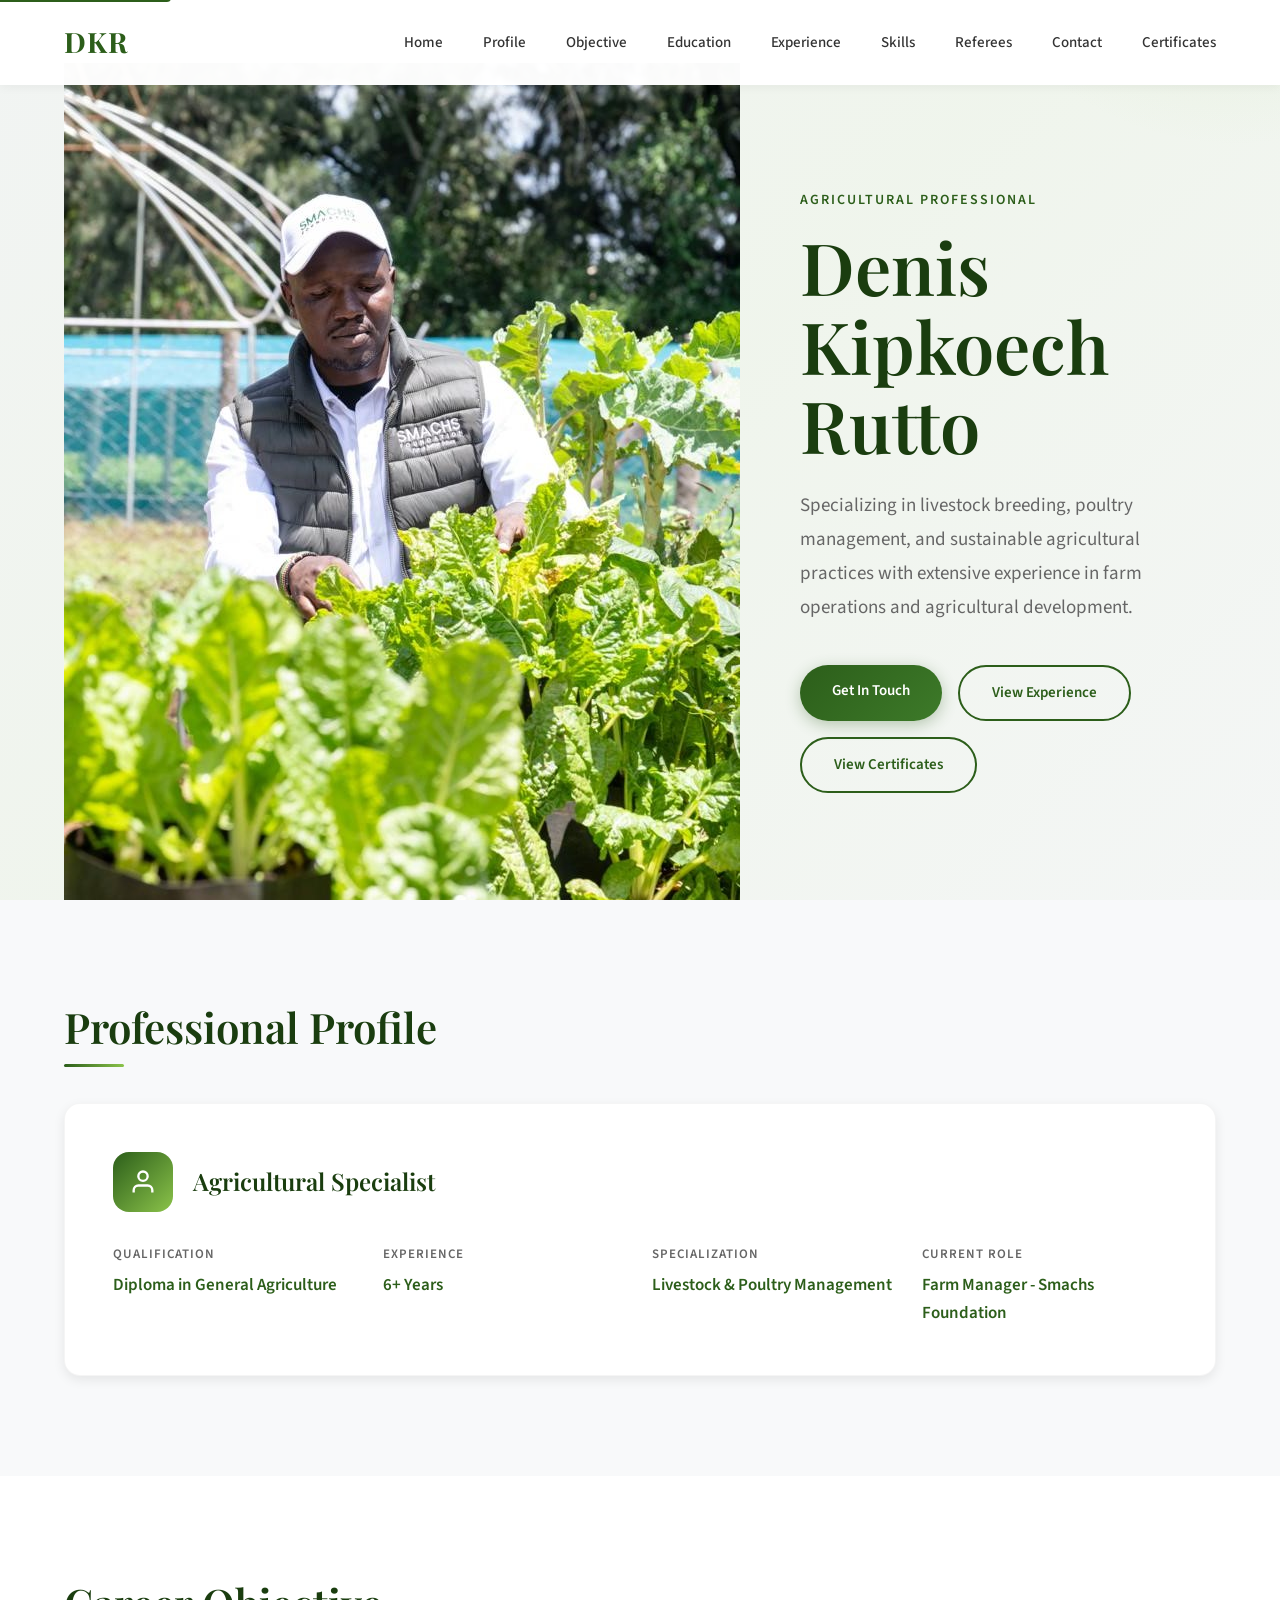
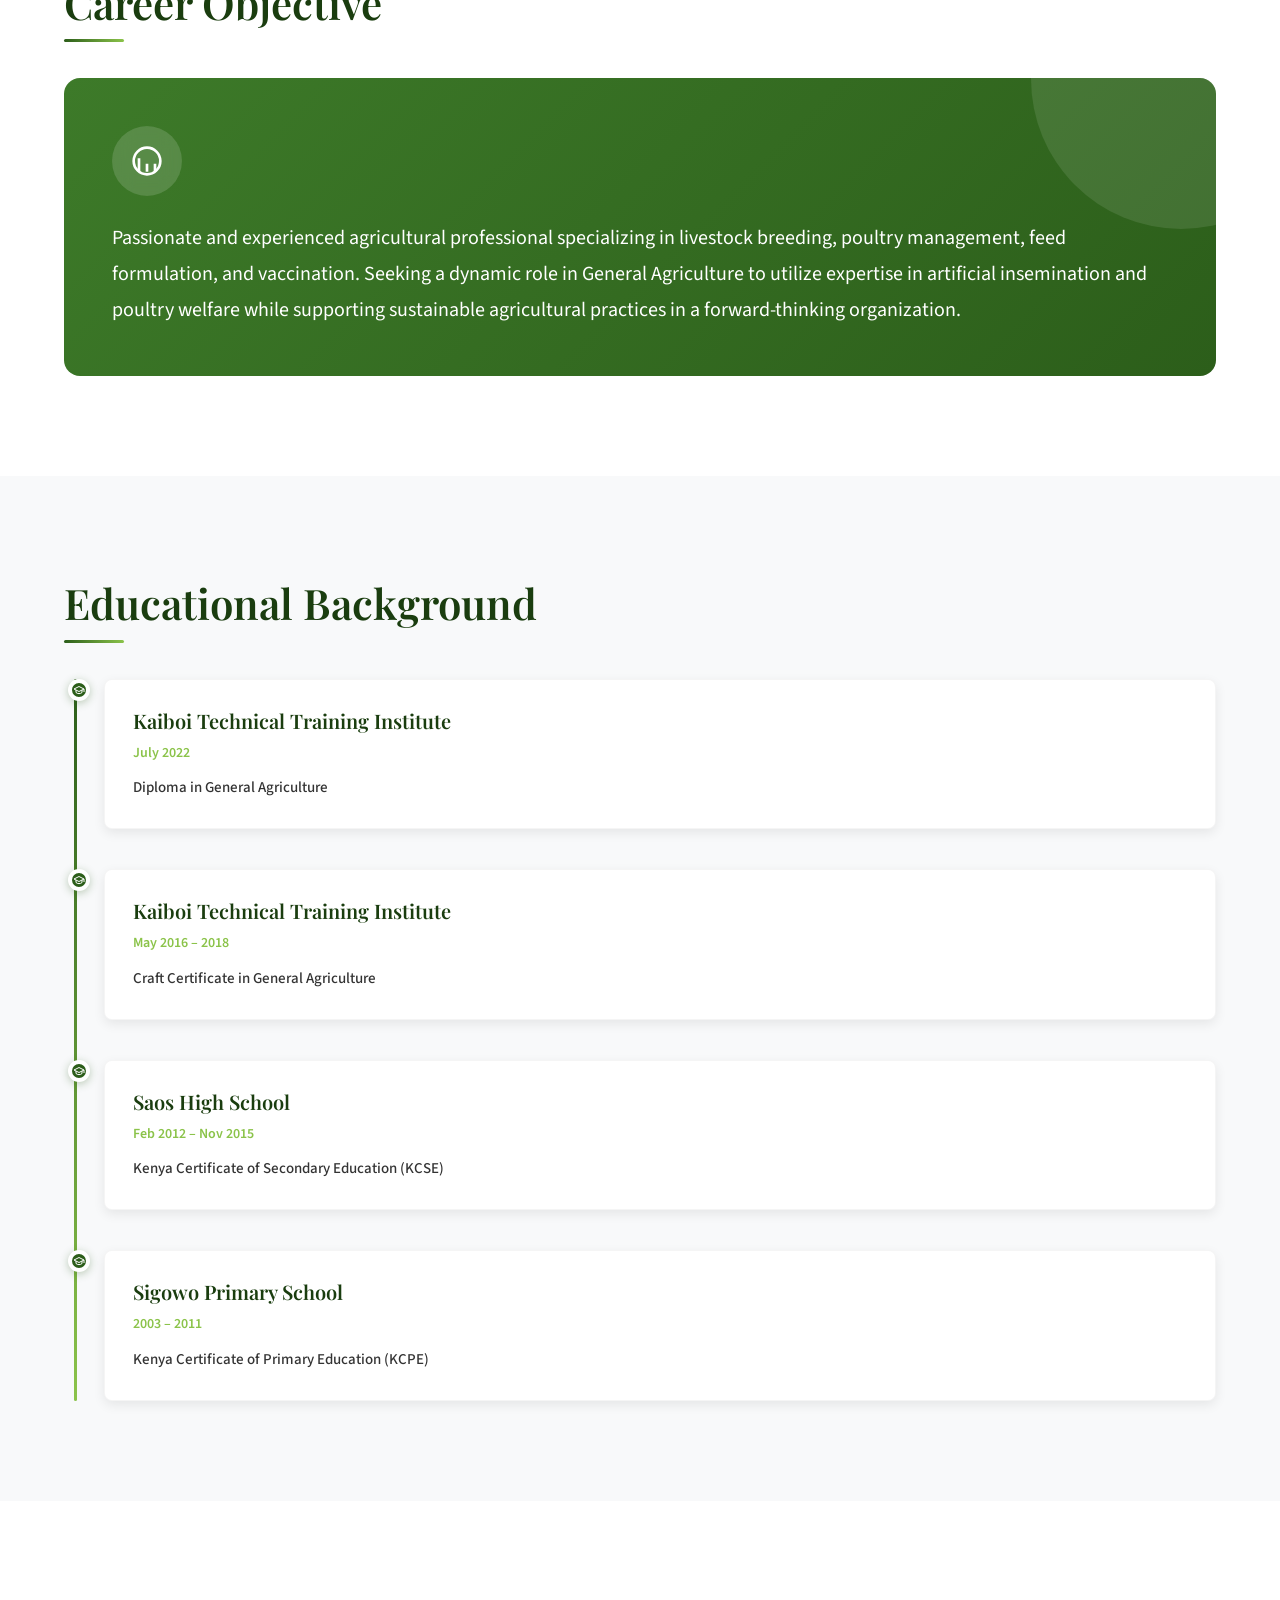
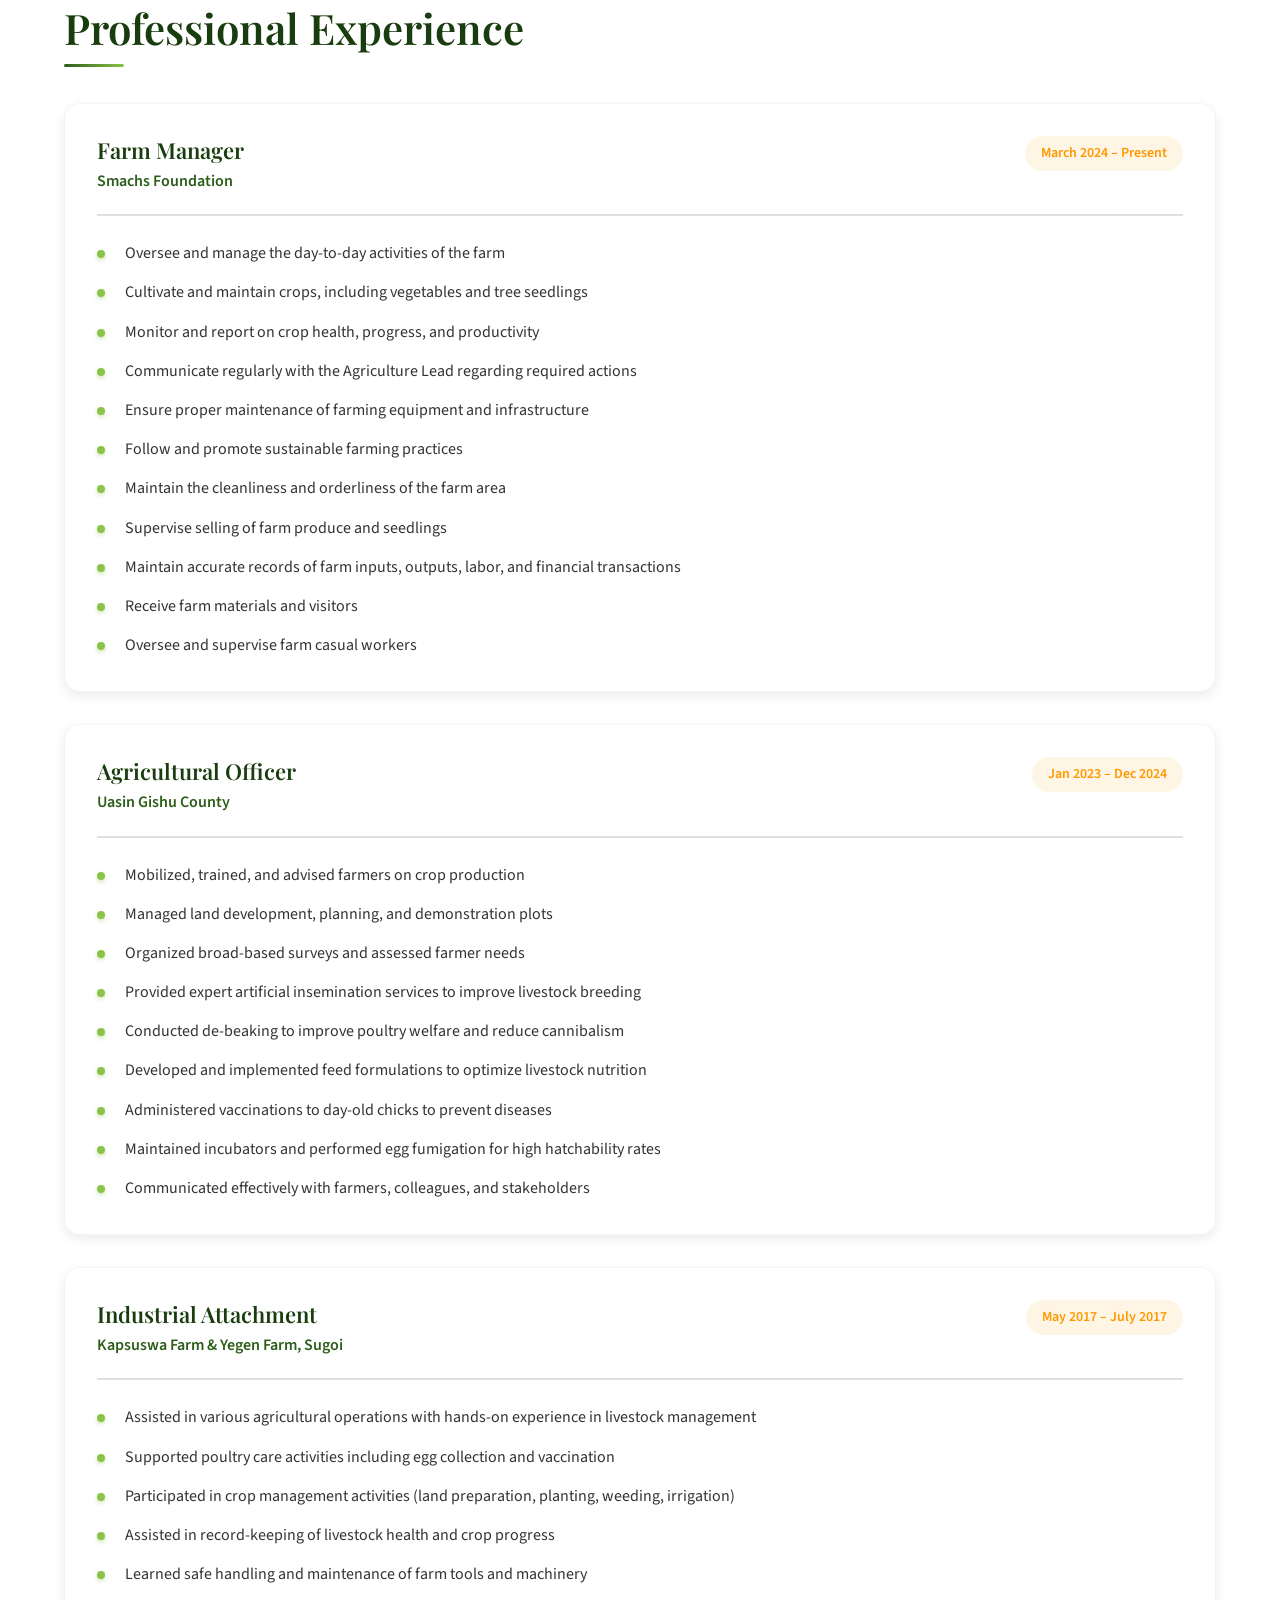
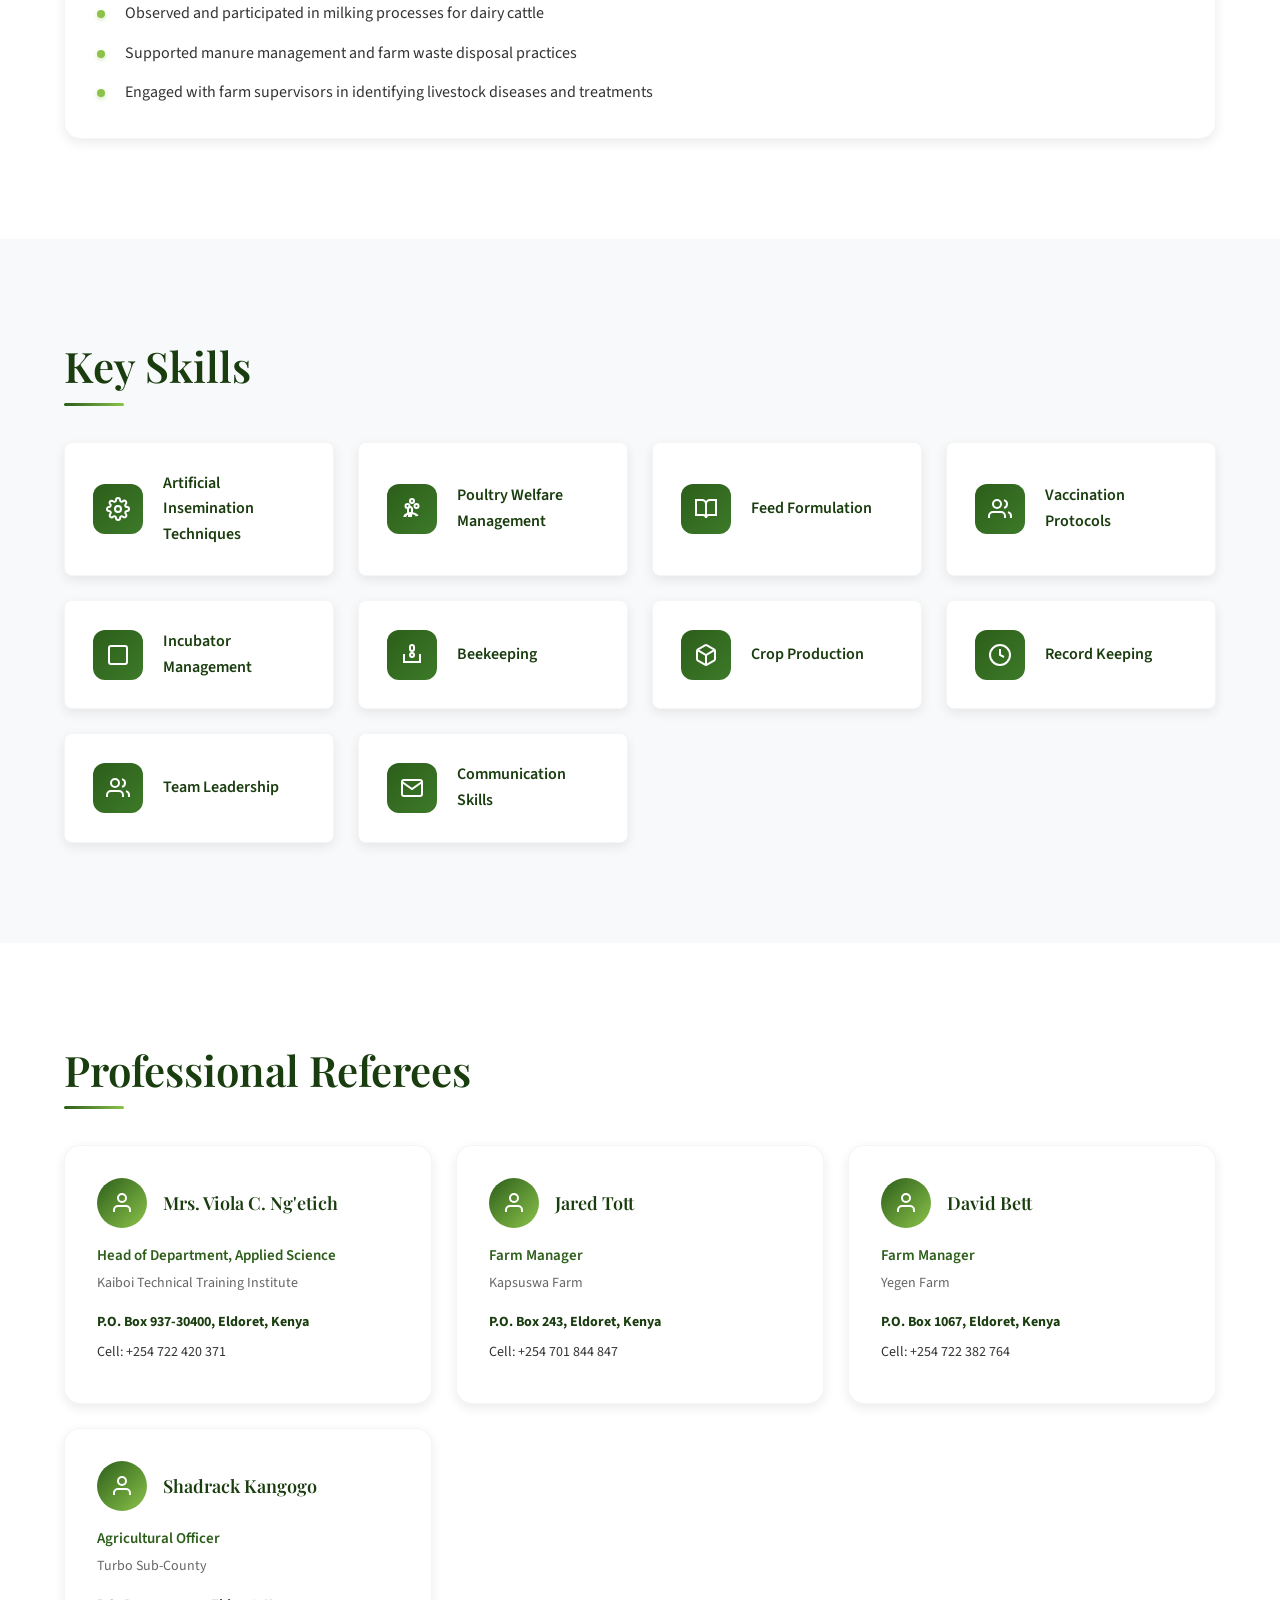
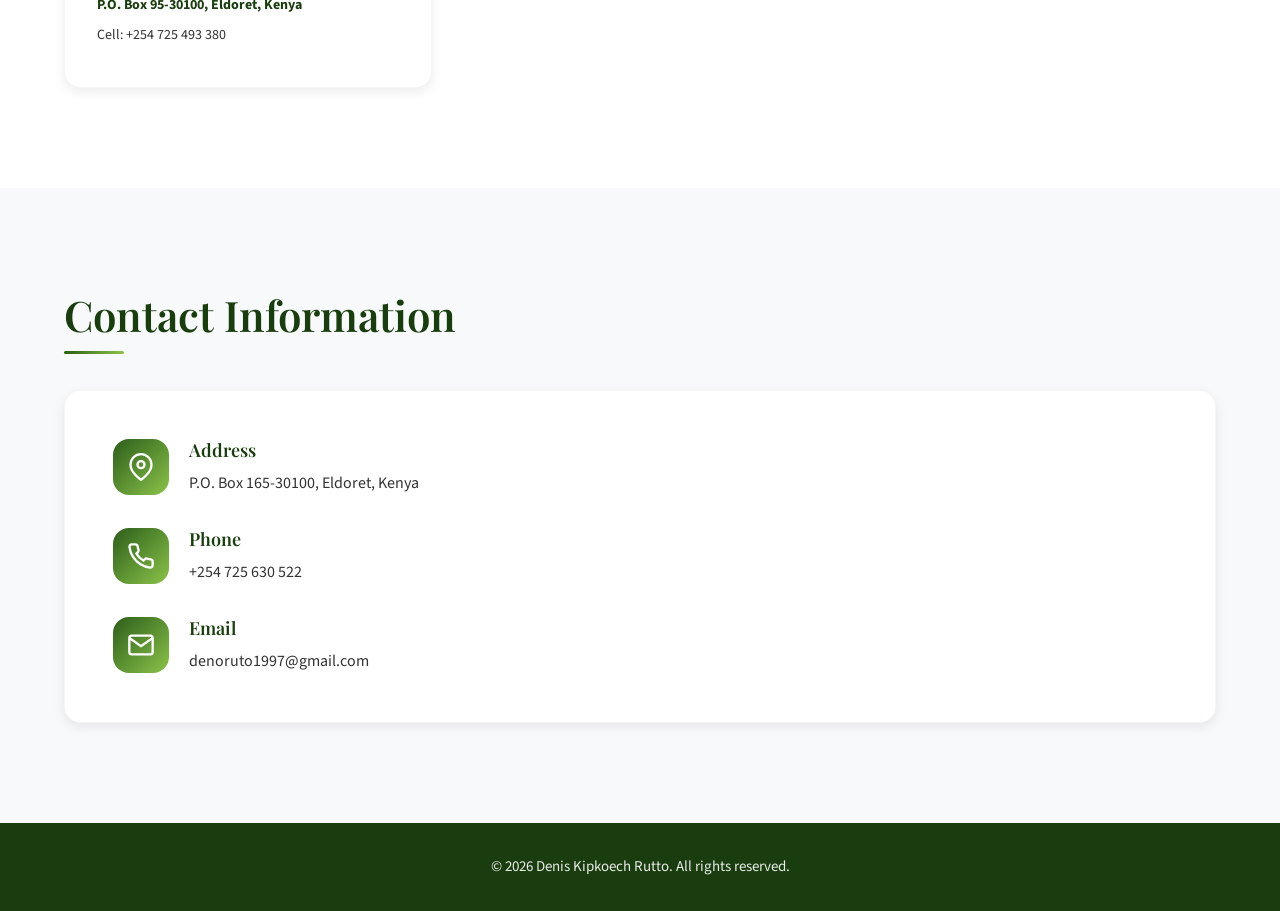
<file: index.html>
<!DOCTYPE html>
<html lang="en">
<head>
    <meta charset="UTF-8">
    <meta name="viewport" content="width=device-width, initial-scale=1.0">
    <meta name="description" content="Denis Kipkoech Rutto - Agricultural Professional specializing in livestock breeding, poultry management, and sustainable farming with 6+ years of experience.">
    <meta property="og:title" content="Denis Kipkoech Rutto - Agricultural Professional Portfolio">
    <meta property="og:description" content="Professional portfolio showcasing expertise in livestock breeding, poultry management, feed formulation, and sustainable agriculture.">
    <meta property="og:type" content="website">
    <link rel="canonical" href="https://denoruto1997.github.io/portfolio/">
    <title>Denis Kipkoech Rutto - Agricultural Professional Portfolio</title>
    <link rel="stylesheet" href="css/style.css">
    <script type="application/ld+json">
    {
      "@context": "https://schema.org",
      "@type": "Person",
      "name": "Denis Kipkoech Rutto",
      "image": "https://denoruto1997.github.io/portfolio/images/profile.jpeg",
      "url": "https://denoruto1997.github.io/portfolio/",
      "jobTitle": "Farm Manager",
      "worksFor": {
        "@type": "Organization",
        "name": "Smachs Foundation"
      },
      "alumniOf": "Kaiboi Technical Training Institute",
      "knowsAbout": [
        "Livestock Breeding",
        "Poultry Management",
        "Artificial Insemination",
        "Feed Formulation",
        "Sustainable Agriculture"
      ],
      "telephone": "+254725630522",
      "email": "denoruto1997@gmail.com",
      "address": {
        "@type": "PostalAddress",
        "addressLocality": "Eldoret",
        "addressCountry": "Kenya"
      }
    }
    </script>
    <link href="https://fonts.googleapis.com/css2?family=Playfair+Display:wght@400;600;700&family=Source+Sans+Pro:wght@300;400;600&display=swap" rel="stylesheet">
</head>
<body>
    <a href="#main-content" class="skip-link">Skip to main content</a>
    <nav class="navbar">
        <div class="container">
            <div class="logo">DKR</div>
            <button class="menu-toggle" id="menuToggle" aria-label="Toggle navigation menu" aria-expanded="false" aria-controls="navMenu">
                <span></span>
                <span></span>
                <span></span>
            </button>
            <ul class="nav-menu" id="navMenu">
                <li><a href="#home">Home</a></li>
                <li><a href="#profile">Profile</a></li>
                <li><a href="#objective">Objective</a></li>
                <li><a href="#education">Education</a></li>
                <li><a href="#experience">Experience</a></li>
                <li><a href="#skills">Skills</a></li>
                <li><a href="#referees">Referees</a></li>
                <li><a href="#contact">Contact</a></li>
                <li><a href="certificates.html">Certificates</a></li>
            </ul>
        </div>
    </nav>

    <main id="main-content" tabindex="-1">
     <section id="home" class="hero">
         <div class="container">
             <div class="hero-content">
                 <div class="hero-image">
                     <img src="images/profile.jpeg" alt="Denis Kipkoech Rutto - Agricultural Professional" class="hero-portrait">
                 </div>
                 <div class="hero-text">
                     <span class="subtitle">Agricultural Professional</span>
                     <h1>Denis Kipkoech Rutto</h1>
                     <p class="hero-description">Specializing in livestock breeding, poultry management, and sustainable agricultural practices with extensive experience in farm operations and agricultural development.</p>
                     <div class="hero-buttons">
                         <a href="#contact" class="btn btn-primary">Get In Touch</a>
                         <a href="#experience" class="btn btn-secondary">View Experience</a>
                         <a href="certificates.html" class="btn btn-secondary">View Certificates</a>
                     </div>
                 </div>
             </div>
         </div>
         <div class="hero-bg"></div>
     </section>

    <section id="profile" class="section">
        <div class="container">
            <h2 class="section-title">Professional Profile</h2>
            <div class="profile-card">
                <div class="profile-header">
                    <div class="profile-icon">
                        <svg viewBox="0 0 24 24" fill="none" stroke="currentColor" stroke-width="2">
                            <path d="M20 21v-2a4 4 0 0 0-4-4H8a4 4 0 0 0-4 4v2"></path>
                            <circle cx="12" cy="7" r="4"></circle>
                        </svg>
                    </div>
                    <h3>Agricultural Specialist</h3>
                </div>
                <div class="profile-content">
                    <div class="info-grid">
                        <div class="info-item">
                            <span class="info-label">Qualification</span>
                            <span class="info-value">Diploma in General Agriculture</span>
                        </div>
                        <div class="info-item">
                            <span class="info-label">Experience</span>
                            <span class="info-value">6+ Years</span>
                        </div>
                        <div class="info-item">
                            <span class="info-label">Specialization</span>
                            <span class="info-value">Livestock & Poultry Management</span>
                        </div>
                        <div class="info-item">
                            <span class="info-label">Current Role</span>
                            <span class="info-value">Farm Manager - Smachs Foundation</span>
                        </div>
                    </div>
                </div>
            </div>
        </div>
    </section>

    <section id="objective" class="section alt">
        <div class="container">
            <h2 class="section-title">Career Objective</h2>
            <div class="objective-card">
                <div class="objective-icon">
                    <svg viewBox="0 0 24 24" fill="none" stroke="currentColor" stroke-width="2">
                        <path d="M12 20v-6M6 20V10M18 20v-6"></path>
                        <path d="M22 12a10 10 0 0 0-10-10C6.48 2 2 6.48 2 12s4.48 10 10 10a10 10 0 0 0 10-10z"></path>
                    </svg>
                </div>
                <p class="objective-text">Passionate and experienced agricultural professional specializing in livestock breeding, poultry management, feed formulation, and vaccination. Seeking a dynamic role in General Agriculture to utilize expertise in artificial insemination and poultry welfare while supporting sustainable agricultural practices in a forward-thinking organization.</p>
            </div>
        </div>
    </section>

    <section id="education" class="section">
        <div class="container">
            <h2 class="section-title">Educational Background</h2>
            <div class="timeline">
                <div class="timeline-item">
                    <div class="timeline-marker">
                        <svg viewBox="0 0 24 24" fill="none" stroke="currentColor" stroke-width="2">
                            <path d="M22 10v6M2 10l10-5 10 5-10 5z"></path>
                            <path d="M6 12v5c3 3 9 3 12 0v-5"></path>
                        </svg>
                    </div>
                    <div class="timeline-content">
                        <h3>Kaiboi Technical Training Institute</h3>
                        <span class="timeline-date">July 2022</span>
                        <span class="timeline-degree">Diploma in General Agriculture</span>
                    </div>
                </div>
                <div class="timeline-item">
                    <div class="timeline-marker">
                        <svg viewBox="0 0 24 24" fill="none" stroke="currentColor" stroke-width="2">
                            <path d="M22 10v6M2 10l10-5 10 5-10 5z"></path>
                            <path d="M6 12v5c3 3 9 3 12 0v-5"></path>
                        </svg>
                    </div>
                    <div class="timeline-content">
                        <h3>Kaiboi Technical Training Institute</h3>
                        <span class="timeline-date">May 2016 – 2018</span>
                        <span class="timeline-degree">Craft Certificate in General Agriculture</span>
                    </div>
                </div>
                <div class="timeline-item">
                    <div class="timeline-marker">
                        <svg viewBox="0 0 24 24" fill="none" stroke="currentColor" stroke-width="2">
                            <path d="M22 10v6M2 10l10-5 10 5-10 5z"></path>
                            <path d="M6 12v5c3 3 9 3 12 0v-5"></path>
                        </svg>
                    </div>
                    <div class="timeline-content">
                        <h3>Saos High School</h3>
                        <span class="timeline-date">Feb 2012 – Nov 2015</span>
                        <span class="timeline-degree">Kenya Certificate of Secondary Education (KCSE)</span>
                    </div>
                </div>
                <div class="timeline-item">
                    <div class="timeline-marker">
                        <svg viewBox="0 0 24 24" fill="none" stroke="currentColor" stroke-width="2">
                            <path d="M22 10v6M2 10l10-5 10 5-10 5z"></path>
                            <path d="M6 12v5c3 3 9 3 12 0v-5"></path>
                        </svg>
                    </div>
                    <div class="timeline-content">
                        <h3>Sigowo Primary School</h3>
                        <span class="timeline-date">2003 – 2011</span>
                        <span class="timeline-degree">Kenya Certificate of Primary Education (KCPE)</span>
                    </div>
                </div>
            </div>
        </div>
    </section>

    <section id="experience" class="section alt">
        <div class="container">
            <h2 class="section-title">Professional Experience</h2>
            <div class="experience-list">
                <article class="experience-card">
                    <div class="experience-header">
                        <div class="experience-title">
                            <h3>Farm Manager</h3>
                            <span class="company">Smachs Foundation</span>
                        </div>
                        <span class="experience-date">March 2024 – Present</span>
                    </div>
                    <ul class="responsibilities">
                        <li>Oversee and manage the day-to-day activities of the farm</li>
                        <li>Cultivate and maintain crops, including vegetables and tree seedlings</li>
                        <li>Monitor and report on crop health, progress, and productivity</li>
                        <li>Communicate regularly with the Agriculture Lead regarding required actions</li>
                        <li>Ensure proper maintenance of farming equipment and infrastructure</li>
                        <li>Follow and promote sustainable farming practices</li>
                        <li>Maintain the cleanliness and orderliness of the farm area</li>
                        <li>Supervise selling of farm produce and seedlings</li>
                        <li>Maintain accurate records of farm inputs, outputs, labor, and financial transactions</li>
                        <li>Receive farm materials and visitors</li>
                        <li>Oversee and supervise farm casual workers</li>
                    </ul>
                </article>
                <article class="experience-card">
                    <div class="experience-header">
                        <div class="experience-title">
                            <h3>Agricultural Officer</h3>
                            <span class="company">Uasin Gishu County</span>
                        </div>
                        <span class="experience-date">Jan 2023 – Dec 2024</span>
                    </div>
                    <ul class="responsibilities">
                        <li>Mobilized, trained, and advised farmers on crop production</li>
                        <li>Managed land development, planning, and demonstration plots</li>
                        <li>Organized broad-based surveys and assessed farmer needs</li>
                        <li>Provided expert artificial insemination services to improve livestock breeding</li>
                        <li>Conducted de-beaking to improve poultry welfare and reduce cannibalism</li>
                        <li>Developed and implemented feed formulations to optimize livestock nutrition</li>
                        <li>Administered vaccinations to day-old chicks to prevent diseases</li>
                        <li>Maintained incubators and performed egg fumigation for high hatchability rates</li>
                        <li>Communicated effectively with farmers, colleagues, and stakeholders</li>
                    </ul>
                </article>
                <article class="experience-card">
                    <div class="experience-header">
                        <div class="experience-title">
                            <h3>Industrial Attachment</h3>
                            <span class="company">Kapsuswa Farm & Yegen Farm, Sugoi</span>
                        </div>
                        <span class="experience-date">May 2017 – July 2017</span>
                    </div>
                    <ul class="responsibilities">
                        <li>Assisted in various agricultural operations with hands-on experience in livestock management</li>
                        <li>Supported poultry care activities including egg collection and vaccination</li>
                        <li>Participated in crop management activities (land preparation, planting, weeding, irrigation)</li>
                        <li>Assisted in record-keeping of livestock health and crop progress</li>
                        <li>Learned safe handling and maintenance of farm tools and machinery</li>
                        <li>Observed and participated in milking processes for dairy cattle</li>
                        <li>Supported manure management and farm waste disposal practices</li>
                        <li>Engaged with farm supervisors in identifying livestock diseases and treatments</li>
                    </ul>
                </article>
            </div>
        </div>
    </section>

    <section id="skills" class="section">
        <div class="container">
            <h2 class="section-title">Key Skills</h2>
            <div class="skills-grid">
                <div class="skill-item">
                    <div class="skill-icon">
                        <svg viewBox="0 0 24 24" fill="none" stroke="currentColor" stroke-width="2">
                            <circle cx="12" cy="12" r="3"></circle>
                            <path d="M19.4 15a1.65 1.65 0 0 0 .33 1.82l.06.06a2 2 0 0 1 0 2.83 2 2 0 0 1-2.83 0l-.06-.06a1.65 1.65 0 0 0-1.82-.33 1.65 1.65 0 0 0-1 1.51V21a2 2 0 0 1-2 2 2 2 0 0 1-2-2v-.09A1.65 1.65 0 0 0 9 19.4a1.65 1.65 0 0 0-1.82.33l-.06.06a2 2 0 0 1-2.83 0 2 2 0 0 1 0-2.83l.06-.06a1.65 1.65 0 0 0 .33-1.82 1.65 1.65 0 0 0-1.51-1H3a2 2 0 0 1-2-2 2 2 0 0 1 2-2h.09A1.65 1.65 0 0 0 4.6 9a1.65 1.65 0 0 0-.33-1.82l-.06-.06a2 2 0 0 1 0-2.83 2 2 0 0 1 2.83 0l.06.06a1.65 1.65 0 0 0 1.82.33H9a1.65 1.65 0 0 0 1-1.51V3a2 2 0 0 1 2-2 2 2 0 0 1 2 2v.09a1.65 1.65 0 0 0 1 1.51 1.65 1.65 0 0 0 1.82-.33l.06-.06a2 2 0 0 1 2.83 0 2 2 0 0 1 0 2.83l-.06.06a1.65 1.65 0 0 0-.33 1.82V9a1.65 1.65 0 0 0 1.51 1H21a2 2 0 0 1 2 2 2 2 0 0 1-2 2h-.09a1.65 1.65 0 0 0-1.51 1z"></path>
                        </svg>
                    </div>
                    <span>Artificial Insemination Techniques</span>
                </div>
                <div class="skill-item">
                    <div class="skill-icon">
                        <svg viewBox="0 0 24 24" fill="none" stroke="currentColor" stroke-width="2">
                            <path d="M5.52 19c.64-2.2 1.84-3 6.48-3-4.4 0-7.36 2.27-7.48 2.98z"></path>
                            <path d="M16.52 19c-.64-2.2-1.84-3-6.48-3 4.4 0 7.36 2.27 7.48 2.98"></path>
                            <path d="M12 19c-2.21 0-4-1.79-4-4v-3c0-1.1.9-2 2-2s2 .9 2 2v3c0 2.21-1.79 4-4 4z"></path>
                            <path d="M12 2c1.1 0 2 .9 2 2s-.9 2-2 2-2-.9-2-2 .9-2 2-2z"></path>
                            <path d="M7.5 7c1.1 0 2 .9 2 2s-.9 2-2 2-2-.9-2-2 .9-2 2-2z"></path>
                            <path d="M16.5 7c1.1 0 2 .9 2 2s-.9 2-2 2-2-.9-2-2 .9-2 2-2z"></path>
                        </svg>
                    </div>
                    <span>Poultry Welfare Management</span>
                </div>
                <div class="skill-item">
                    <div class="skill-icon">
                        <svg viewBox="0 0 24 24" fill="none" stroke="currentColor" stroke-width="2">
                            <path d="M2 3h6a4 4 0 0 1 4 4v14a3 3 0 0 0-3-3H2z"></path>
                            <path d="M22 3h-6a4 4 0 0 0-4 4v14a3 3 0 0 1 3-3h7z"></path>
                        </svg>
                    </div>
                    <span>Feed Formulation</span>
                </div>
                <div class="skill-item">
                    <div class="skill-icon">
                        <svg viewBox="0 0 24 24" fill="none" stroke="currentColor" stroke-width="2">
                            <path d="M17 21v-2a4 4 0 0 0-4-4H5a4 4 0 0 0-4 4v2"></path>
                            <circle cx="9" cy="7" r="4"></circle>
                            <path d="M23 21v-2a4 4 0 0 0-3-3.87"></path>
                            <path d="M16 3.13a4 4 0 0 1 0 7.75"></path>
                        </svg>
                    </div>
                    <span>Vaccination Protocols</span>
                </div>
                <div class="skill-item">
                    <div class="skill-icon">
                        <svg viewBox="0 0 24 24" fill="none" stroke="currentColor" stroke-width="2">
                            <rect x="3" y="3" width="18" height="18" rx="2" ry="2"></rect>
                        </svg>
                    </div>
                    <span>Incubator Management</span>
                </div>
                <div class="skill-item">
                    <div class="skill-icon">
                        <svg viewBox="0 0 24 24" fill="none" stroke="currentColor" stroke-width="2">
                            <polyline points="5 12 4 12 4 19 20 19 20 12 19 12"></polyline>
                            <circle cx="12" cy="12" r="2"></circle>
                            <path d="M12 2a2 2 0 0 0-2 2v2a2 2 0 0 0 2 2 2 2 0 0 0 2-2V4a2 2 0 0 0-2-2z"></path>
                        </svg>
                    </div>
                    <span>Beekeeping</span>
                </div>
                <div class="skill-item">
                    <div class="skill-icon">
                        <svg viewBox="0 0 24 24" fill="none" stroke="currentColor" stroke-width="2">
                            <path d="M21 16V8a2 2 0 0 0-1-1.73l-7-4a2 2 0 0 0-2 0l-7 4A2 2 0 0 0 3 8v8a2 2 0 0 0 1 1.73l7 4a2 2 0 0 0 2 0l7-4A2 2 0 0 0 21 16z"></path>
                            <polyline points="3.27 6.96 12 12.01 20.73 6.96"></polyline>
                            <line x1="12" y1="22.08" x2="12" y2="12"></line>
                        </svg>
                    </div>
                    <span>Crop Production</span>
                </div>
                <div class="skill-item">
                    <div class="skill-icon">
                        <svg viewBox="0 0 24 24" fill="none" stroke="currentColor" stroke-width="2">
                            <circle cx="12" cy="12" r="10"></circle>
                            <polyline points="12 6 12 12 16 14"></polyline>
                        </svg>
                    </div>
                    <span>Record Keeping</span>
                </div>
                <div class="skill-item">
                    <div class="skill-icon">
                        <svg viewBox="0 0 24 24" fill="none" stroke="currentColor" stroke-width="2">
                            <path d="M17 21v-2a4 4 0 0 0-4-4H5a4 4 0 0 0-4 4v2"></path>
                            <circle cx="9" cy="7" r="4"></circle>
                            <path d="M23 21v-2a4 4 0 0 0-3-3.87"></path>
                            <path d="M16 3.13a4 4 0 0 1 0 7.75"></path>
                        </svg>
                    </div>
                    <span>Team Leadership</span>
                </div>
                <div class="skill-item">
                    <div class="skill-icon">
                        <svg viewBox="0 0 24 24" fill="none" stroke="currentColor" stroke-width="2">
                            <path d="M4 4h16c1.1 0 2 .9 2 2v12c0 1.1-.9 2-2 2H4c-1.1 0-2-.9-2-2V6c0-1.1.9-2 2-2z"></path>
                            <polyline points="22,6 12,13 2,6"></polyline>
                        </svg>
                    </div>
                    <span>Communication Skills</span>
                </div>
            </div>
        </div>
    </section>

    <section id="referees" class="section alt">
        <div class="container">
            <h2 class="section-title">Professional Referees</h2>
            <div class="referees-grid">
                <article class="referee-card">
                    <div class="referee-header">
                        <div class="referee-icon">
                            <svg viewBox="0 0 24 24" fill="none" stroke="currentColor" stroke-width="2" aria-hidden="true">
                                <path d="M20 21v-2a4 4 0 0 0-4-4H8a4 4 0 0 0-4 4v2"></path>
                                <circle cx="12" cy="7" r="4"></circle>
                            </svg>
                        </div>
                        <h3>Mrs. Viola C. Ng'etich</h3>
                    </div>
                    <p class="referee-position">Head of Department, Applied Science</p>
                    <p class="referee-org">Kaiboi Technical Training Institute</p>
                    <div class="referee-contact">
                        <p><strong>P.O. Box 937-30400, Eldoret, Kenya</strong></p>
                        <p>Cell: +254 722 420 371</p>
                    </div>
                </article>
                <article class="referee-card">
                    <div class="referee-header">
                        <div class="referee-icon">
                            <svg viewBox="0 0 24 24" fill="none" stroke="currentColor" stroke-width="2" aria-hidden="true">
                                <path d="M20 21v-2a4 4 0 0 0-4-4H8a4 4 0 0 0-4 4v2"></path>
                                <circle cx="12" cy="7" r="4"></circle>
                            </svg>
                        </div>
                        <h3>Jared Tott</h3>
                    </div>
                    <p class="referee-position">Farm Manager</p>
                    <p class="referee-org">Kapsuswa Farm</p>
                    <div class="referee-contact">
                        <p><strong>P.O. Box 243, Eldoret, Kenya</strong></p>
                        <p>Cell: +254 701 844 847</p>
                    </div>
                </article>
                <article class="referee-card">
                    <div class="referee-header">
                        <div class="referee-icon">
                            <svg viewBox="0 0 24 24" fill="none" stroke="currentColor" stroke-width="2" aria-hidden="true">
                                <path d="M20 21v-2a4 4 0 0 0-4-4H8a4 4 0 0 0-4 4v2"></path>
                                <circle cx="12" cy="7" r="4"></circle>
                            </svg>
                        </div>
                        <h3>David Bett</h3>
                    </div>
                    <p class="referee-position">Farm Manager</p>
                    <p class="referee-org">Yegen Farm</p>
                    <div class="referee-contact">
                        <p><strong>P.O. Box 1067, Eldoret, Kenya</strong></p>
                        <p>Cell: +254 722 382 764</p>
                    </div>
                </article>
                <article class="referee-card">
                    <div class="referee-header">
                        <div class="referee-icon">
                            <svg viewBox="0 0 24 24" fill="none" stroke="currentColor" stroke-width="2" aria-hidden="true">
                                <path d="M20 21v-2a4 4 0 0 0-4-4H8a4 4 0 0 0-4 4v2"></path>
                                <circle cx="12" cy="7" r="4"></circle>
                            </svg>
                        </div>
                        <h3>Shadrack Kangogo</h3>
                    </div>
                    <p class="referee-position">Agricultural Officer</p>
                    <p class="referee-org">Turbo Sub-County</p>
                    <div class="referee-contact">
                        <p><strong>P.O. Box 95-30100, Eldoret, Kenya</strong></p>
                        <p>Cell: +254 725 493 380</p>
                    </div>
                </article>
            </div>
        </div>
    </section>

    <section id="contact" class="section">
        <div class="container">
            <h2 class="section-title">Contact Information</h2>
            <div class="contact-card">
                <div class="contact-info">
                    <div class="contact-item">
                        <div class="contact-icon">
                            <svg viewBox="0 0 24 24" fill="none" stroke="currentColor" stroke-width="2" aria-hidden="true">
                                <path d="M21 10c0 7-9 13-9 13s-9-6-9-13a9 9 0 0 1 18 0z"></path>
                                <circle cx="12" cy="10" r="3"></circle>
                            </svg>
                        </div>
                        <div>
                            <h4>Address</h4>
                            <p>P.O. Box 165-30100, Eldoret, Kenya</p>
                        </div>
                    </div>
                    <div class="contact-item">
                        <div class="contact-icon">
                            <svg viewBox="0 0 24 24" fill="none" stroke="currentColor" stroke-width="2" aria-hidden="true">
                                <path d="M22 16.92v3a2 2 0 0 1-2.18 2 19.79 19.79 0 0 1-8.63-3.07 19.5 19.5 0 0 1-6-6 19.79 19.79 0 0 1-3.07-8.67A2 2 0 0 1 4.11 2h3a2 2 0 0 1 2 1.72 12.84 12.84 0 0 0 .7 2.81 2 2 0 0 1-.45 2.11L8.09 9.91a16 16 0 0 0 6 6l1.27-1.27a2 2 0 0 1 2.11-.45 12.84 12.84 0 0 0 2.81.7A2 2 0 0 1 22 16.92z"></path>
                            </svg>
                        </div>
                        <div>
                            <h4>Phone</h4>
                            <p>+254 725 630 522</p>
                        </div>
                    </div>
                    <div class="contact-item">
                        <div class="contact-icon">
                            <svg viewBox="0 0 24 24" fill="none" stroke="currentColor" stroke-width="2" aria-hidden="true">
                                <path d="M4 4h16c1.1 0 2 .9 2 2v12c0 1.1-.9 2-2 2H4c-1.1 0-2-.9-2-2V6c0-1.1.9-2 2-2z"></path>
                                <polyline points="22,6 12,13 2,6"></polyline>
                            </svg>
                        </div>
                        <div>
                            <h4>Email</h4>
                            <p>denoruto1997@gmail.com</p>
                        </div>
                    </div>
                </div>
            </div>
        </div>
    </section>
    </main>

    <footer>
        <div class="container">
            <p>&copy; 2026 Denis Kipkoech Rutto. All rights reserved.</p>
        </div>
    </footer>

    <script src="js/script.js"></script>
</body>
</html>
</file>
<file: css/style.css>
/* CSS Reset & Base Styles */
* {
    margin: 0;
    padding: 0;
    box-sizing: border-box;
}

:root {
    --primary: #2c5e1a;
    --primary-light: #3d7a29;
    --primary-dark: #1a3d0f;
    --secondary: #8bc34a;
    --accent: #ff9800;
    --text: #333333;
    --text-light: #666666;
    --bg: #f8f9fa;
    --white: #ffffff;
    --gray: #e0e0e0;
    --shadow: 0 4px 12px rgba(0, 0, 0, 0.08);
    --shadow-lg: 0 8px 24px rgba(0, 0, 0, 0.12);
    --border-radius: 8px;
    --border-radius-lg: 16px;
    --transition: all 0.3s ease;
}

html {
    scroll-behavior: smooth;
}

body {
    font-family: 'Source Sans Pro', sans-serif;
    line-height: 1.6;
    color: var(--text);
    background-color: var(--bg);
    overflow-x: hidden;
}

h1, h2, h3, h4 {
    font-family: 'Playfair Display', serif;
    font-weight: 600;
    line-height: 1.3;
}

.container {
    max-width: 1200px;
    margin: 0 auto;
    padding: 0 24px;
}

@media (max-width: 480px) {
    .container {
        padding: 0 16px;
    }
}

@media (max-width: 360px) {
    .container {
        padding: 0 12px;
    }
}

/* Typography */
.subtitle {
    display: inline-block;
    font-size: 14px;
    font-weight: 600;
    text-transform: uppercase;
    letter-spacing: 2px;
    color: var(--primary);
    margin-bottom: 16px;
}

.section-title {
    font-size: clamp(28px, 5vw, 42px);
    color: var(--primary-dark);
    margin-bottom: 48px;
    position: relative;
    display: inline-block;
}

.section-title::after {
    content: '';
    position: absolute;
    bottom: -12px;
    left: 0;
    width: 60px;
    height: 3px;
    background: linear-gradient(90deg, var(--primary), var(--secondary));
    border-radius: 2px;
}

/* Buttons */
.btn {
    display: inline-block;
    padding: 14px 32px;
    border-radius: 50px;
    text-decoration: none;
    font-weight: 600;
    font-size: 15px;
    transition: var(--transition);
    border: none;
    cursor: pointer;
    text-align: center;
}

.btn-primary {
    background: linear-gradient(135deg, var(--primary), var(--primary-light));
    color: var(--white);
    box-shadow: 0 4px 15px rgba(44, 94, 26, 0.3);
}

.btn-primary:hover {
    transform: translateY(-3px);
    box-shadow: 0 6px 20px rgba(44, 94, 26, 0.4);
    background: linear-gradient(135deg, var(--primary-light), var(--primary));
}

.btn-secondary {
    background: transparent;
    color: var(--primary);
    border: 2px solid var(--primary);
}

.btn-secondary:hover {
    background: var(--primary);
    color: var(--white);
    transform: translateY(-3px);
}

/* Navigation */
.navbar {
    position: fixed;
    top: 0;
    left: 0;
    right: 0;
    z-index: 1000;
    background: rgba(255, 255, 255, 0.98);
    box-shadow: 0 2px 10px rgba(0, 0, 0, 0.05);
    transition: var(--transition);
}

.navbar.scrolled {
    box-shadow: 0 4px 20px rgba(0, 0, 0, 0.1);
}

.navbar .container {
    display: flex;
    justify-content: space-between;
    align-items: center;
    padding: 20px 24px;
}

.logo {
    font-family: 'Playfair Display', serif;
    font-size: 28px;
    font-weight: 700;
    color: var(--primary);
    letter-spacing: 1px;
}

.nav-menu {
    display: flex;
    list-style: none;
    gap: 40px;
}

.nav-menu a {
    text-decoration: none;
    color: var(--text);
    font-weight: 500;
    font-size: 15px;
    transition: var(--transition);
    position: relative;
}

.nav-menu a::after {
    content: '';
    position: absolute;
    bottom: -4px;
    left: 0;
    width: 0;
    height: 2px;
    background: var(--primary);
    transition: var(--transition);
}

.nav-menu a:hover {
    color: var(--primary);
}

.nav-menu a:hover::after {
    width: 100%;
}

.menu-toggle {
    display: none;
    flex-direction: column;
    background: none;
    border: none;
    cursor: pointer;
    padding: 5px;
    gap: 5px;
}

.menu-toggle span {
    display: block;
    width: 25px;
    height: 2px;
    background: var(--primary);
    transition: var(--transition);
    border-radius: 2px;
}

/* Hero Section */
.hero {
    position: relative;
    min-height: 100vh;
    display: flex;
    align-items: center;
    overflow: hidden;
    padding-top: 80px;
}

.hero-bg {
    position: absolute;
    top: 0;
    left: 0;
    right: 0;
    bottom: 0;
    background: linear-gradient(135deg, rgba(44, 94, 26, 0.03) 0%, rgba(139, 195, 74, 0.08) 50%, rgba(44, 94, 26, 0.02) 100%);
    z-index: -1;
}

.hero-bg::before {
    content: '';
    position: absolute;
    top: -50%;
    right: -20%;
    width: 600px;
    height: 600px;
    background: radial-gradient(circle, rgba(139, 195, 74, 0.15) 0%, transparent 70%);
    border-radius: 50%;
}

.hero-content {
    padding: 80px 0;
}

.hero-text {
    max-width: 680px;
}

.hero-text h1 {
    font-size: clamp(48px, 8vw, 72px);
    color: var(--primary-dark);
    margin-bottom: 24px;
    line-height: 1.1;
}

.hero-description {
    font-size: 19px;
    color: var(--text-light);
    margin-bottom: 40px;
    line-height: 1.8;
    max-width: 600px;
}

 .hero-buttons {
     display: flex;
     gap: 16px;
     flex-wrap: wrap;
 }

 .hero-content {
     display: flex;
     align-items: center;
     justify-content: space-between;
     gap: 60px;
     padding: 60px 0;
 }

 .hero-image {
     flex: 0 0 380px;
     height: 380px;
     display: flex;
     align-items: center;
     justify-content: center;
 }

 .hero-image svg {
     width: 100%;
     height: 100%;
     filter: drop-shadow(0 20px 40px rgba(0, 0, 0, 0.15));
     transition: var(--transition);
 }

 .hero-image svg:hover {
     transform: translateY(-10px);
     filter: drop-shadow(0 30px 60px rgba(0, 0, 0, 0.2));
 }

 .hero-image .circular-bg {
     fill: var(--primary);
     opacity: 0.05;
 }

 @media (max-width: 900px) {
     .hero-content {
         flex-direction: column;
         text-align: center;
         gap: 40px;
     }

     .hero-image {
         flex: 0 0 280px;
         height: 280px;
     }

     .hero-text {
         max-width: 100%;
     }

     .hero-buttons {
         justify-content: center;
     }
 }

/* Section Base */
.section {
    padding: 100px 0;
}

.section.alt {
    background: var(--white);
}

/* Profile Card */
.profile-card {
    background: var(--white);
    border-radius: var(--border-radius-lg);
    padding: 48px;
    box-shadow: var(--shadow);
    border: 1px solid rgba(0, 0, 0, 0.04);
}

.profile-header {
    display: flex;
    align-items: center;
    gap: 20px;
    margin-bottom: 32px;
}

.profile-icon {
    width: 60px;
    height: 60px;
    background: linear-gradient(135deg, var(--primary), var(--secondary));
    border-radius: 16px;
    display: flex;
    align-items: center;
    justify-content: center;
    color: var(--white);
}

.profile-icon svg {
    width: 28px;
    height: 28px;
}

.profile-header h3 {
    font-size: 24px;
    color: var(--primary-dark);
}

.info-grid {
    display: grid;
    grid-template-columns: repeat(auto-fit, minmax(200px, 1fr));
    gap: 24px;
}

.info-item {
    display: flex;
    flex-direction: column;
    gap: 8px;
}

.info-label {
    font-size: 13px;
    font-weight: 600;
    text-transform: uppercase;
    letter-spacing: 1px;
    color: var(--text-light);
}

.info-value {
    font-size: 17px;
    font-weight: 600;
    color: var(--primary);
}

/* Objective Card */
.objective-card {
    background: linear-gradient(135deg, var(--primary-light), var(--primary));
    border-radius: var(--border-radius-lg);
    padding: 48px;
    position: relative;
    overflow: hidden;
}

.objective-card::before {
    content: '';
    position: absolute;
    top: -50%;
    right: -10%;
    width: 300px;
    height: 300px;
    background: rgba(255, 255, 255, 0.1);
    border-radius: 50%;
}

.objective-icon {
    width: 70px;
    height: 70px;
    background: rgba(255, 255, 255, 0.15);
    border-radius: 50%;
    display: flex;
    align-items: center;
    justify-content: center;
    margin-bottom: 24px;
    backdrop-filter: blur(10px);
}

.objective-icon svg {
    width: 32px;
    height: 32px;
    color: var(--white);
}

.objective-text {
    font-size: 20px;
    color: var(--white);
    line-height: 1.8;
    position: relative;
    z-index: 1;
}

/* Timeline */
.timeline {
    position: relative;
    padding-left: 40px;
}

.timeline::before {
    content: '';
    position: absolute;
    left: 10px;
    top: 0;
    bottom: 0;
    width: 3px;
    background: linear-gradient(180deg, var(--primary), var(--secondary));
    border-radius: 2px;
}

.timeline-item {
    position: relative;
    padding-bottom: 40px;
}

.timeline-item:last-child {
    padding-bottom: 0;
}

.timeline-marker {
    position: absolute;
    left: -36px;
    top: 0;
    width: 22px;
    height: 22px;
    background: var(--primary);
    border-radius: 50%;
    display: flex;
    align-items: center;
    justify-content: center;
    border: 4px solid var(--white);
    box-shadow: 0 2px 8px rgba(44, 94, 26, 0.3);
    transition: var(--transition);
}

.timeline-item:hover .timeline-marker {
    transform: scale(1.2);
    background: var(--secondary);
}

.timeline-marker svg {
    width: 12px;
    height: 12px;
    color: var(--white);
}

.timeline-content {
    background: var(--white);
    padding: 28px;
    border-radius: var(--border-radius);
    box-shadow: var(--shadow);
    transition: var(--transition);
    border: 1px solid rgba(0, 0, 0, 0.04);
}

.timeline-content:hover {
    transform: translateX(8px);
    box-shadow: var(--shadow-lg);
}

.timeline-content h3 {
    font-size: 20px;
    color: var(--primary-dark);
    margin-bottom: 8px;
}

.timeline-date {
    display: block;
    font-size: 14px;
    font-weight: 600;
    color: var(--secondary);
    margin-bottom: 12px;
}

.timeline-degree {
    display: block;
    font-size: 15px;
    color: var(--text);
    font-weight: 500;
}

/* Experience Cards */
.experience-list {
    display: flex;
    flex-direction: column;
    gap: 32px;
}

.experience-card {
    background: var(--white);
    border-radius: var(--border-radius-lg);
    padding: 32px;
    box-shadow: var(--shadow);
    border: 1px solid rgba(0, 0, 0, 0.04);
    transition: var(--transition);
}

.experience-card:hover {
    transform: translateY(-4px);
    box-shadow: var(--shadow-lg);
}

.experience-header {
    display: flex;
    justify-content: space-between;
    align-items: flex-start;
    flex-wrap: wrap;
    gap: 16px;
    margin-bottom: 24px;
    padding-bottom: 20px;
    border-bottom: 2px solid var(--gray);
}

.experience-title h3 {
    font-size: 22px;
    color: var(--primary-dark);
    margin-bottom: 4px;
}

.company {
    font-size: 16px;
    color: var(--primary);
    font-weight: 600;
}

.experience-date {
    font-size: 14px;
    font-weight: 600;
    color: var(--accent);
    background: rgba(255, 152, 0, 0.1);
    padding: 6px 16px;
    border-radius: 50px;
    white-space: nowrap;
}

.responsibilities {
    list-style: none;
    display: flex;
    flex-direction: column;
    gap: 12px;
}

.responsibilities li {
    padding-left: 28px;
    position: relative;
    color: var(--text);
    line-height: 1.7;
}

.responsibilities li::before {
    content: '';
    position: absolute;
    left: 0;
    top: 10px;
    width: 8px;
    height: 8px;
    background: var(--secondary);
    border-radius: 50%;
    box-shadow: 0 2px 4px rgba(139, 195, 74, 0.4);
}

/* Skills Grid */
.skills-grid {
    display: grid;
    grid-template-columns: repeat(auto-fit, minmax(250px, 1fr));
    gap: 24px;
}

.skill-item {
    background: var(--white);
    border-radius: var(--border-radius);
    padding: 28px;
    display: flex;
    align-items: center;
    gap: 20px;
    box-shadow: var(--shadow);
    transition: var(--transition);
    border: 1px solid rgba(0, 0, 0, 0.04);
}

.skill-item:hover {
    transform: translateY(-4px);
    box-shadow: var(--shadow-lg);
    border-color: var(--primary);
}

.skill-icon {
    width: 50px;
    height: 50px;
    background: linear-gradient(135deg, var(--primary), var(--primary-light));
    border-radius: 12px;
    display: flex;
    align-items: center;
    justify-content: center;
    flex-shrink: 0;
}

.skill-icon svg {
    width: 24px;
    height: 24px;
    color: var(--white);
}

.skill-item span {
    font-size: 16px;
    font-weight: 600;
    color: var(--primary-dark);
}

/* Referees Grid */
.referees-grid {
    display: grid;
    grid-template-columns: repeat(auto-fit, minmax(280px, 1fr));
    gap: 24px;
}

.referee-card {
    background: var(--white);
    border-radius: var(--border-radius-lg);
    padding: 32px;
    box-shadow: var(--shadow);
    transition: var(--transition);
    border: 1px solid rgba(0, 0, 0, 0.04);
}

.referee-card:hover {
    transform: translateY(-4px);
    box-shadow: var(--shadow-lg);
}

.referee-header {
    display: flex;
    align-items: center;
    gap: 16px;
    margin-bottom: 16px;
}

.referee-icon {
    width: 50px;
    height: 50px;
    background: linear-gradient(135deg, var(--primary), var(--secondary));
    border-radius: 50%;
    display: flex;
    align-items: center;
    justify-content: center;
    flex-shrink: 0;
    color: var(--white);
}

.referee-icon svg {
    width: 24px;
    height: 24px;
}

.referee-header h3 {
    font-size: 18px;
    color: var(--primary-dark);
}

.referee-position {
    font-size: 15px;
    color: var(--primary);
    font-weight: 600;
    margin-bottom: 4px;
}

.referee-org {
    font-size: 14px;
    color: var(--text-light);
    margin-bottom: 16px;
}

.referee-contact p {
    font-size: 14px;
    color: var(--text);
    margin-bottom: 8px;
}

.referee-contact p strong {
    color: var(--primary-dark);
}

/* Contact Section */
.contact-card {
    background: var(--white);
    border-radius: var(--border-radius-lg);
    padding: 0;
    overflow: hidden;
    box-shadow: var(--shadow);
    border: 1px solid rgba(0, 0, 0, 0.04);
}

.contact-info {
    display: flex;
    flex-direction: column;
    gap: 32px;
    padding: 48px;
}

.contact-item {
    display: flex;
    align-items: flex-start;
    gap: 20px;
}

.contact-icon {
    width: 56px;
    height: 56px;
    background: linear-gradient(135deg, var(--primary), var(--secondary));
    border-radius: 16px;
    display: flex;
    align-items: center;
    justify-content: center;
    flex-shrink: 0;
    color: var(--white);
}

.contact-icon svg {
    width: 28px;
    height: 28px;
}

.contact-item h4 {
    font-size: 18px;
    color: var(--primary-dark);
    margin-bottom: 8px;
}

.contact-item p {
    color: var(--text);
    line-height: 1.6;
}

/* Footer */
footer {
    background: var(--primary-dark);
    color: var(--white);
    padding: 32px 0;
    text-align: center;
}

footer p {
    font-size: 15px;
    opacity: 0.9;
}

/* Responsive Design */
/* Mobile-first improvements */
@media (max-width: 768px) {
    .menu-toggle {
        display: flex;
        width: 48px;
        height: 48px;
        align-items: center;
        justify-content: center;
        border-radius: 12px;
        transition: background-color 0.3s ease;
    }

    .menu-toggle:hover {
        background: rgba(44, 94, 26, 0.05);
    }

    .menu-toggle:active {
        background: rgba(44, 94, 26, 0.1);
    }

    .menu-toggle span {
        width: 28px;
        height: 3px;
        transition: var(--transition);
        border-radius: 3px;
    }

    .menu-toggle span:nth-child(1) {
        transform: rotate(45deg) translate(6px, 6px);
    }

    .menu-toggle span:nth-child(2) {
        opacity: 0;
        transform: scaleX(0);
    }

    .menu-toggle span:nth-child(3) {
        transform: rotate(-45deg) translate(6px, -6px);
    }

    .menu-toggle.active span:nth-child(1) {
        transform: rotate(0deg) translate(0, 0);
    }

    .menu-toggle.active span:nth-child(2) {
        opacity: 1;
        transform: scaleX(1);
    }

    .menu-toggle.active span:nth-child(3) {
        transform: rotate(0deg) translate(0, 0);
    }

    .nav-menu {
        position: fixed;
        top: 72px;
        left: 0;
        right: 0;
        background: var(--white);
        flex-direction: column;
        padding: 24px;
        gap: 8px;
        box-shadow: 0 10px 30px rgba(0, 0, 0, 0.1);
        transform: translateY(-100%);
        opacity: 0;
        visibility: hidden;
        transition: var(--transition);
        max-height: calc(100vh - 72px);
        overflow-y: auto;
    }

    .nav-menu.active {
        transform: translateY(0);
        opacity: 1;
        visibility: visible;
    }

    .nav-menu li {
        border-radius: 12px;
        transition: background-color 0.2s;
    }

    .nav-menu li:hover {
        background: rgba(44, 94, 26, 0.05);
    }

    .nav-menu a {
        display: block;
        padding: 14px 16px;
        font-size: 16px;
        min-height: 44px;
    }

    .nav-menu a::after {
        display: none;
    }

    .hero-text h1 {
        font-size: 40px;
        line-height: 1.1;
        margin-bottom: 16px;
        word-wrap: break-word;
    }

    .hero-description {
        font-size: 17px;
        line-height: 1.7;
        margin-bottom: 28px;
    }

    .section {
        padding: 60px 0;
    }

    .section-title {
        font-size: 32px;
        margin-bottom: 32px;
    }

    .hero-content {
        flex-direction: column-reverse;
        text-align: center;
        gap: 32px;
        padding: 40px 0;
    }

    .hero-image {
        flex: 0 0 auto;
        width: 100%;
        max-width: 300px;
        height: auto;
        aspect-ratio: 1/1;
        border-radius: 50%;
        overflow: hidden;
    }

    .hero-image svg {
        width: 100%;
        height: 100%;
        object-fit: contain;
    }

    .hero-buttons {
        justify-content: center;
        gap: 12px;
    }

    .btn {
        padding: 16px 32px;
        min-height: 48px;
        font-size: 16px;
        display: flex;
        align-items: center;
        justify-content: center;
    }

    .profile-card,
    .objective-card {
        padding: 24px;
    }

    .info-grid {
        grid-template-columns: 1fr;
        gap: 20px;
    }

    .timeline-content {
        padding: 24px;
    }

    .experience-header {
        flex-direction: column;
        gap: 12px;
    }

    .experience-date {
        align-self: flex-start;
    }

    .skills-grid {
        grid-template-columns: 1fr;
        gap: 16px;
    }

    .referees-grid {
        grid-template-columns: 1fr;
        gap: 20px;
    }

    .contact-info {
        padding: 32px 24px;
        gap: 24px;
    }

    .contact-item {
        align-items: flex-start;
    }

    .profile-header {
        flex-direction: column;
        text-align: center;
        gap: 16px;
    }

    .info-label {
        font-size: 12px;
    }

    .info-value {
        font-size: 16px;
    }

    .objective-text {
        font-size: 18px;
    }

    .timeline {
        padding-left: 32px;
    }

    .timeline-marker {
        left: -28px;
        width: 20px;
        height: 20px;
    }

    .timeline-marker svg {
        width: 10px;
        height: 10px;
    }

    .timeline-content h3 {
        font-size: 18px;
    }

    .experience-card {
        padding: 24px;
    }

    .experience-title h3 {
        font-size: 20px;
    }

    .btn-secondary {
        background: white;
    }
}

@media (max-width: 480px) {
    .container {
        padding: 0 16px;
    }

    .hero-text h1 {
        font-size: 36px;
    }

    .hero-buttons {
        flex-direction: column;
    }

    .btn {
        width: 100%;
    }

    .experience-card,
    .referee-card {
        padding: 24px;
    }
}

/* Reduced Motion */
@media (prefers-reduced-motion: reduce) {
    * {
        animation-duration: 0.01ms !important;
        animation-iteration-count: 1 !important;
        transition-duration: 0.01ms !important;
    }

    html {
        scroll-behavior: auto;
    }
}

/* Focus Visible */
.btn:focus-visible,
a:focus-visible,
button:focus-visible {
    outline: 3px solid var(--accent);
    outline-offset: 2px;
}

/* Skip Link */
.skip-link {
    position: absolute;
    top: -40px;
    left: 0;
    background: var(--primary);
    color: var(--white);
    padding: 8px 16px;
    z-index: 1001;
    border-radius: 0 0 4px 0;
    text-decoration: none;
    transition: top 0.3s;
}

.skip-link:focus {
    top: 0;
}
</file>
